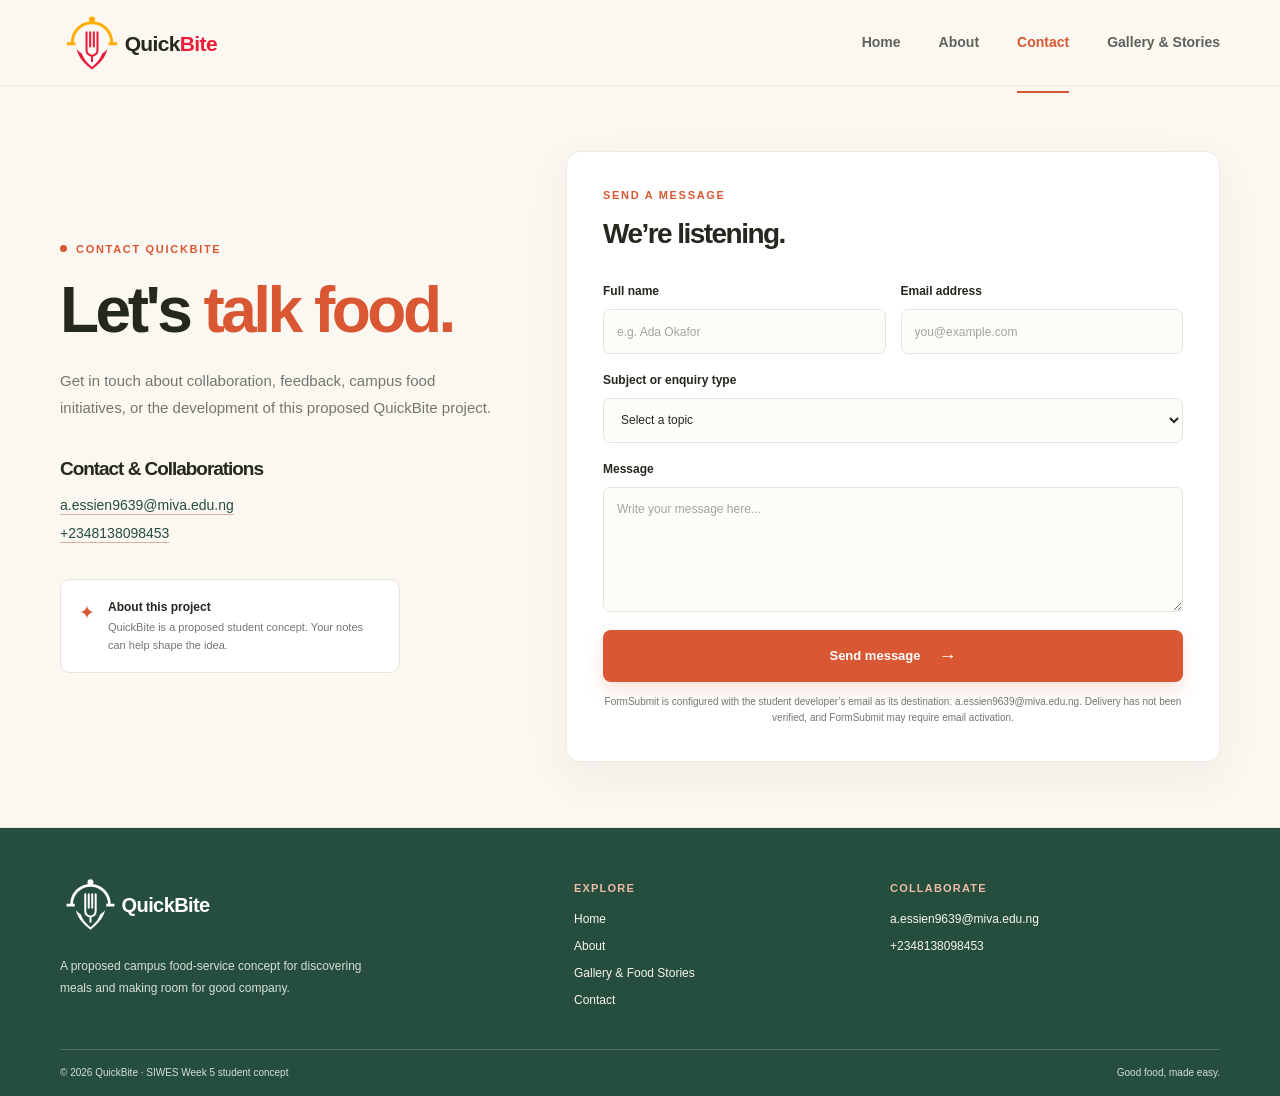
<file: contact.html>
<!doctype html>
<html lang="en">
<head>
  <meta charset="utf-8">
  <meta name="viewport" content="width=device-width, initial-scale=1">
  <meta name="description" content="Contact the QuickBite student project about collaboration, feedback, and campus food initiatives.">
  <title>Contact QuickBite | Good food, made easy</title>
  <link rel="icon" href="assets/favicon.svg" type="image/svg+xml">
  <link rel="stylesheet" href="style.css">
</head>
<body>
  <a class="skip-link" href="#main">Skip to main content</a>
  <header class="site-header"><div class="container nav-wrap">
    <a class="brand" href="index.html" aria-label="QuickBite home"><img src="assets/quickbite-logo.svg" alt="QuickBite" width="168" height="59"></a>
    <nav class="site-nav" aria-label="Main navigation"><a href="index.html">Home</a><a href="about.html">About</a><a class="active" aria-current="page" href="contact.html">Contact</a><a href="gallery.html">Gallery &amp; Stories</a></nav>
  </div></header>
  <main id="main">
    <section class="contact-hero container"><div><p class="eyebrow"><span class="eyebrow-dot"></span> CONTACT QUICKBITE</p><h1>Let's <span class="accent-text">talk food.</span></h1><p class="page-lead">Get in touch about collaboration, feedback, campus food initiatives, or the development of this proposed QuickBite project.</p>
      <div class="contact-details"><h2>Contact &amp; Collaborations</h2><p><a href="mailto:a.essien9639@miva.edu.ng">a.essien9639@miva.edu.ng</a></p><p><a href="tel:+2348138098453">+2348138098453</a></p></div>
      <div class="contact-aside"><span class="contact-aside-icon" aria-hidden="true">✦</span><p><strong>About this project</strong><br>QuickBite is a proposed student concept. Your notes can help shape the idea.</p></div></div>
      <form class="contact-form" action="https://formsubmit.co/a.essien9639@miva.edu.ng" method="POST" data-validate-form>
        <input type="hidden" name="_subject" value="QuickBite website enquiry">
        <input type="hidden" name="_template" value="table">
        <div class="form-heading"><p class="eyebrow">SEND A MESSAGE</p><h2>We’re listening.</h2></div>
        <div class="form-row">
          <div class="form-field"><label for="name">Full name</label><input id="name" name="name" type="text" autocomplete="name" placeholder="e.g. Ada Okafor" minlength="2" maxlength="80" aria-describedby="name-error" required data-validate><span class="field-error" id="name-error" hidden></span></div>
          <div class="form-field"><label for="email">Email address</label><input id="email" name="email" type="email" autocomplete="email" placeholder="you@example.com" maxlength="254" aria-describedby="email-error" required data-validate><span class="field-error" id="email-error" hidden></span></div>
        </div>
        <div class="form-field"><label for="subject">Subject or enquiry type</label><select id="subject" name="subject" aria-describedby="subject-error" required data-validate><option value="" disabled selected>Select a topic</option><option>Collaboration</option><option>Feedback</option><option>Campus food initiative</option><option>QuickBite project development</option><option>Other enquiry</option></select><span class="field-error" id="subject-error" hidden></span></div>
        <div class="form-field"><label for="message">Message</label><textarea id="message" name="message" rows="5" placeholder="Write your message here..." minlength="10" maxlength="2000" aria-describedby="message-error" required data-validate></textarea><span class="field-error" id="message-error" hidden></span></div>
        <button class="button button-primary submit-button" type="submit">Send message <span aria-hidden="true">→</span></button>
        <p class="form-note">FormSubmit is configured with the student developer’s email as its destination: <a href="mailto:a.essien9639@miva.edu.ng">a.essien9639@miva.edu.ng</a>. Delivery has not been verified, and FormSubmit may require email activation.</p>
        <p class="form-status" data-form-status role="status" aria-live="polite" tabindex="-1" hidden></p>
      </form>
    </section>
  </main>
  <footer class="site-footer">
    <div class="container footer-grid">
      <div class="footer-brand-column">
        <a class="brand brand-footer" href="index.html" aria-label="QuickBite home"><img src="assets/quickbite-logo-light.svg" alt="QuickBite" width="160" height="56"></a>
        <p>A proposed campus food-service concept for discovering meals and making room for good company.</p>
      </div>
      <div class="footer-links"><h2>Explore</h2><a href="index.html">Home</a><a href="about.html">About</a><a href="gallery.html">Gallery &amp; Food Stories</a><a href="contact.html">Contact</a></div>
      <div class="footer-contact"><h2>Collaborate</h2><a href="mailto:a.essien9639@miva.edu.ng">a.essien9639@miva.edu.ng</a><a href="tel:+2348138098453">+2348138098453</a></div>
    </div>
    <div class="container footer-bottom"><span>© 2026 QuickBite · SIWES Week 5 student concept</span><span>Good food, made easy.</span></div>
  </footer>
  <script src="assets/form-validation.js" defer></script>
</body>
</html>
</file>
<file: style.css>
:root{--ink:#24281f;--muted:#73776f;--orange:#d95732;--orange-dark:#bd4525;--cream:#fbf8f1;--pale:#f3eee4;--green:#264e3f;--line:#e9e5db;--white:#fff;--shadow:0 20px 60px rgba(63,49,32,.10);--font-body:'DM Sans',Arial,sans-serif;--font-heading:'Manrope','DM Sans',sans-serif}
*{box-sizing:border-box}html{scroll-behavior:smooth}body{margin:0;background:var(--cream);color:var(--ink);font-family:var(--font-body);font-size:16px;line-height:1.65;-webkit-font-smoothing:antialiased}a{color:inherit;text-decoration:none}img{display:block;max-width:100%}.container{width:min(1160px,calc(100% - 64px));margin-inline:auto}.skip-link{position:absolute;left:16px;top:-60px;z-index:100;background:var(--green);color:white;padding:10px 16px;border-radius:8px}.skip-link:focus{top:12px}.site-header{height:86px;display:flex;align-items:center;border-bottom:1px solid rgba(36,40,31,.06)}.nav-wrap{display:flex;align-items:center;justify-content:space-between}.brand{display:inline-flex;align-items:center;gap:10px;font-family:var(--font-heading);font-size:21px;font-weight:800;letter-spacing:-1px}.brand-mark{display:grid;place-items:center;width:35px;height:35px;border-radius:12px;background:var(--orange);color:#fff;font-size:18px;font-weight:800;letter-spacing:-1px}.brand-dot{color:var(--orange)}.site-nav{display:flex;align-items:center;gap:38px}.site-nav a{position:relative;color:#5e625a;font-size:14px;font-weight:600;transition:color .2s}.site-nav a:hover,.site-nav a.active{color:var(--orange)}.site-nav a.active:after{position:absolute;right:0;bottom:-31px;left:0;height:2px;background:var(--orange);content:''}.hero{min-height:600px;display:grid;grid-template-columns:1fr 1fr;align-items:center;gap:36px;padding-block:64px 74px}.hero-copy{position:relative;z-index:1;padding-bottom:10px}.eyebrow{display:flex;align-items:center;gap:9px;margin:0 0 18px;color:var(--orange);font-size:11px;font-weight:700;letter-spacing:1.7px}.eyebrow-dot{width:7px;height:7px;border-radius:50%;background:var(--orange)}h1,h2,h3,p{margin-top:0}h1,h2,h3{font-family:var(--font-heading);letter-spacing:-.055em}h1{margin-bottom:22px;font-size:clamp(45px,5.4vw,68px);line-height:1.08;font-weight:800}.accent-text{color:var(--orange)}.hero-text,.page-lead{max-width:470px;margin-bottom:28px;color:var(--muted);font-size:16px;line-height:1.8}.hero-actions{display:flex;align-items:center;gap:25px}.button{min-height:52px;display:inline-flex;align-items:center;justify-content:center;gap:18px;padding:0 22px;border:0;border-radius:8px;font-family:var(--font-body);font-size:13px;font-weight:700;cursor:pointer;transition:transform .2s,background .2s}.button:hover{transform:translateY(-2px)}.button-primary{background:var(--orange);color:white;box-shadow:0 8px 18px rgba(217,87,50,.18)}.button-primary:hover{background:var(--orange-dark)}.button-primary span{font-size:18px;line-height:1}.text-link{font-size:13px;font-weight:700}.text-link:hover{color:var(--orange)}.hero-note{display:flex;align-items:center;gap:12px;margin-top:42px;color:var(--muted);font-size:11px;line-height:1.6}.hero-note strong{color:var(--ink);font-size:12px}.note-icon{display:grid;place-items:center;width:35px;height:35px;border:1px solid var(--line);border-radius:50%;color:var(--orange);font-size:17px}.hero-visual{height:475px;position:relative;display:grid;place-items:center}.visual-orbit{position:absolute;border-radius:50%;border:1px solid rgba(38,78,63,.10)}.orbit-one{width:420px;height:420px}.orbit-two{width:346px;height:346px}.hero-visual:before{position:absolute;width:295px;height:295px;content:'';border-radius:50%;background:#eee2ca}.hero-food{z-index:1;width:min(430px,95%);filter:drop-shadow(0 24px 18px rgba(52,44,29,.17));transform:rotate(-7deg)}.floating-card{z-index:2;position:absolute;display:flex;align-items:center;gap:11px;padding:12px 15px;background:#fff;border-radius:10px;box-shadow:var(--shadow)}.floating-card strong,.floating-card small{display:block;line-height:1.45}.floating-card strong{font-size:11px}.floating-card small{color:var(--muted);font-size:10px}.card-fresh{top:68px;left:-4px}.card-discover{right:-5px;bottom:76px}.card-icon{display:grid;place-items:center;width:34px;height:34px;border-radius:9px;background:#fceee8;color:var(--orange);font-size:19px}.mini-spark{display:grid;place-items:center;width:34px;height:34px;border-radius:9px;background:#e9f1e9;color:var(--green);font-size:18px}.visual-sun{position:absolute;top:29px;right:45px;color:#e6b74b;font-size:30px}.intro-band{background:var(--green);color:white}.intro-grid{min-height:298px;display:grid;grid-template-columns:1fr 1.3fr 1fr auto;align-items:center;gap:26px;padding-block:58px}.eyebrow-light{color:#eebca5}.intro-grid h2{margin:0;font-size:clamp(28px,3vw,38px);line-height:1.15}.intro-grid h2 span{color:#e9b886}.intro-grid>p:not(.eyebrow){max-width:255px;margin:0;color:#d0d9d3;font-size:13px;line-height:1.8}.button-light{background:white;color:var(--green);white-space:nowrap}.button-light:hover{background:#f1e9db}.section-space{padding-block:88px}.section-heading{max-width:650px;margin-bottom:38px}.section-heading .eyebrow{margin-bottom:12px}.section-heading h2{margin-bottom:11px;font-size:clamp(30px,3.6vw,42px);line-height:1.2}.section-heading>p:last-child{margin:0;color:var(--muted);font-size:14px}.feature-grid{display:grid;grid-template-columns:repeat(3,1fr);gap:20px}.feature-card{position:relative;min-height:225px;padding:27px 25px;background:white;border:1px solid #f0ede6;border-radius:12px}.feature-number{position:absolute;top:25px;right:24px;color:#b8b9b1;font-size:10px;font-weight:700;letter-spacing:1px}.feature-icon{width:42px;height:42px;display:grid;place-items:center;margin-bottom:19px;border-radius:12px;font-size:22px;font-weight:600}.icon-peach{background:#fceee8;color:var(--orange)}.icon-green{background:#eaf1e9;color:var(--green)}.icon-yellow{background:#fbf2d9;color:#b08a24}.feature-card h3,.step-card h3{margin-bottom:7px;font-size:17px;letter-spacing:-.03em}.feature-card p,.step-card p{max-width:270px;margin:0;color:var(--muted);font-size:13px;line-height:1.7}.closing-cta{position:relative;overflow:hidden;display:flex;align-items:center;justify-content:space-between;gap:22px;margin-bottom:74px;padding:35px 42px;background:#f2eadb;border-radius:14px}.closing-cta .eyebrow{margin-bottom:9px}.closing-cta h2{position:relative;z-index:1;margin:0;font-size:25px}.closing-cta .button{z-index:1}.cta-decoration{position:absolute;top:-38px;right:180px;color:rgba(217,87,50,.11);font-size:170px;line-height:1}.site-footer{border-top:1px solid var(--line);background:#f8f5ee}.footer-inner{min-height:92px;display:flex;align-items:center;justify-content:space-between;gap:18px}.brand-footer{font-size:16px}.brand-footer .brand-mark{width:29px;height:29px;border-radius:9px;font-size:15px}.footer-inner>p{margin:0;color:var(--muted);font-size:11px}.footer-credit{color:#85877f;font-size:10px;font-weight:700;letter-spacing:1px}.page-hero{min-height:455px;display:grid;grid-template-columns:1.2fr .8fr;align-items:center;gap:40px;padding-block:60px}.page-hero h1{font-size:clamp(44px,5vw,62px)}.page-hero .page-lead{max-width:510px;margin-bottom:0}.page-hero-art{height:300px;position:relative;display:grid;place-items:center}.about-art:before{position:absolute;width:235px;height:235px;content:'';border-radius:50%;background:#f1e5d0}.about-plate{z-index:1;width:194px;height:194px;display:grid;place-items:center;border:12px solid white;border-radius:50%;background:#e6ad71;box-shadow:0 18px 35px rgba(75,53,28,.13)}.about-plate:before{width:135px;height:135px;display:grid;place-items:center;content:'';border:2px dashed rgba(255,255,255,.72);border-radius:50%}.about-plate span{position:absolute;display:grid;place-items:center;width:54px;height:54px;border-radius:18px;background:var(--orange);color:#fff;font-family:var(--font-heading);font-size:30px;font-weight:800;transform:rotate(-9deg)}.about-sun{position:absolute;top:14px;right:30px;color:#e1b44d;font-size:48px}.about-leaf{position:absolute;color:var(--green);font-size:34px}.leaf-a{left:28px;top:65px}.leaf-b{right:10px;bottom:38px;color:var(--orange)}.story-section{background:white}.story-grid{display:grid;grid-template-columns:.65fr 1.35fr;gap:55px}.story-label{padding-top:8px}.story-rule{display:block;width:55px;height:2px;margin:30px 0 14px;background:var(--orange)}.story-small{color:var(--muted);font-size:12px}.story-copy h2{max-width:620px;margin-bottom:20px;font-size:clamp(29px,3.8vw,43px);line-height:1.2}.story-copy p{max-width:670px;color:var(--muted);font-size:14px;line-height:1.9}.story-copy p:last-child{margin-bottom:0}.how-section{background:#f6f2e9}.steps-grid{display:grid;grid-template-columns:repeat(3,1fr);gap:20px}.step-card{min-height:240px;padding:26px;background:#fff;border-radius:12px}.step-count{display:block;color:var(--orange);font-size:10px;font-weight:700;letter-spacing:1.3px}.step-icon{display:block;margin:20px 0 12px;color:var(--green);font-size:28px}.contact-hero{min-height:calc(100vh - 178px);display:grid;grid-template-columns:.8fr 1.2fr;align-items:center;gap:70px;padding-block:65px}.contact-hero h1{font-size:clamp(48px,5vw,64px)}.contact-hero .page-lead{font-size:15px}.contact-aside{display:flex;align-items:flex-start;gap:13px;max-width:340px;margin-top:34px;padding:17px 18px;border:1px solid var(--line);border-radius:10px;background:#fff}.contact-aside-icon{color:var(--orange);font-size:19px}.contact-aside p{margin:0;color:var(--muted);font-size:11px;line-height:1.7}.contact-aside strong{color:var(--ink);font-size:12px}.contact-form{padding:34px 36px;background:#fff;border:1px solid #eeebe4;border-radius:14px;box-shadow:0 15px 45px rgba(63,49,32,.06)}.form-heading{margin-bottom:25px}.form-heading .eyebrow{margin-bottom:7px}.form-heading h2{margin:0;font-size:28px}.form-row{display:grid;grid-template-columns:1fr 1fr;gap:15px}.form-field{display:flex;flex-direction:column;gap:7px;margin-bottom:17px}.form-field label{font-size:12px;font-weight:700}.form-field input,.form-field textarea{width:100%;border:1px solid #e7e4dc;border-radius:7px;background:#fdfcf9;padding:12px 13px;color:var(--ink);font:inherit;font-size:12px;outline:none;transition:border-color .2s,box-shadow .2s}.form-field input{height:45px}.form-field textarea{min-height:125px;resize:vertical}.form-field input::placeholder,.form-field textarea::placeholder{color:#a4a59e}.form-field input:focus,.form-field textarea:focus{border-color:var(--orange);box-shadow:0 0 0 3px rgba(217,87,50,.1)}.submit-button{width:100%;margin-top:1px}.form-note{margin:12px 0 0;text-align:center;color:var(--muted);font-size:10px}
@media(max-width:900px){.container{width:min(100% - 48px,720px)}.hero{min-height:auto;grid-template-columns:1fr 1fr;gap:10px;padding-block:55px}.hero-visual{height:390px}.orbit-one{width:340px;height:340px}.orbit-two{width:275px;height:275px}.hero-visual:before{width:235px;height:235px}.floating-card{padding:10px}.card-fresh{left:-5px}.card-discover{right:-6px}.intro-grid{grid-template-columns:1fr 1.4fr;gap:18px 35px}.intro-grid>p:not(.eyebrow){max-width:400px}.feature-card{padding:23px 19px}.contact-hero{gap:35px}.contact-form{padding:28px 24px}}
@media(max-width:650px){body{font-size:15px}.container{width:calc(100% - 40px)}.site-header{height:72px}.brand{font-size:19px}.brand-mark{width:32px;height:32px}.site-nav{gap:20px}.site-nav a{font-size:12px}.site-nav a.active:after{bottom:-25px}.hero{grid-template-columns:1fr;padding-block:52px 35px}.hero-copy{padding:0}.hero h1{font-size:clamp(43px,12vw,59px)}.hero-text{font-size:14px}.hero-note{margin-top:30px}.hero-visual{height:340px;margin-top:10px}.orbit-one{width:310px;height:310px}.orbit-two{width:250px;height:250px}.hero-visual:before{width:220px;height:220px}.hero-food{width:min(350px,100%)}.card-fresh{top:28px;left:0}.card-discover{right:0;bottom:39px}.visual-sun{right:25px;top:0}.intro-grid{grid-template-columns:1fr;gap:13px;padding-block:45px}.intro-grid h2{font-size:32px}.intro-grid>p:not(.eyebrow){font-size:12px}.intro-grid .button{justify-self:start;margin-top:5px}.section-space{padding-block:62px}.section-heading{margin-bottom:27px}.section-heading h2{font-size:31px}.feature-grid,.steps-grid{grid-template-columns:1fr;gap:13px}.feature-card{min-height:0;padding:21px}.feature-icon{margin-bottom:13px}.feature-card p{max-width:none}.closing-cta{align-items:flex-start;flex-direction:column;margin-bottom:50px;padding:27px 24px}.closing-cta h2{max-width:230px;font-size:22px}.cta-decoration{top:-13px;right:5px;font-size:115px}.footer-inner{min-height:0;flex-wrap:wrap;justify-content:flex-start;padding-block:22px;gap:10px 18px}.footer-inner>p{flex-basis:100%;order:3}.footer-credit{margin-left:auto}.page-hero{min-height:0;grid-template-columns:1fr;gap:8px;padding-block:48px 28px}.page-hero h1{font-size:clamp(42px,11vw,56px)}.page-hero .page-lead{font-size:14px}.page-hero-art{height:250px}.about-art:before{width:205px;height:205px}.about-plate{width:165px;height:165px}.about-plate:before{width:115px;height:115px}.story-grid{grid-template-columns:1fr;gap:24px}.story-rule{margin:18px 0 10px}.story-copy h2{font-size:31px}.story-copy p{font-size:13px}.step-card{min-height:0;padding:22px}.step-icon{margin:14px 0 8px}.contact-hero{min-height:0;grid-template-columns:1fr;gap:30px;padding-block:48px 58px}.contact-hero .page-lead{font-size:14px}.contact-aside{margin-top:24px}.contact-form{padding:25px 20px}.form-row{grid-template-columns:1fr;gap:0}.form-heading h2{font-size:25px}}
@media(prefers-reduced-motion:reduce){html{scroll-behavior:auto}*,*::before,*::after{transition:none!important}}

/* Photo storytelling and the gallery page */
.brand img{width:160px;height:auto}.brand-footer img{width:145px}.hero-photo-wrap{overflow:hidden;border-radius:28px;background:#eadfce}.hero-photo{position:absolute;inset:0;width:100%;height:100%;object-fit:cover}.hero-photo-wrap:before,.hero-photo-wrap .visual-orbit{display:none}.hero-photo-wrap .hero-food{position:relative;width:min(290px,74%);padding:14px;border-radius:22px;background:rgba(251,248,241,.94);transform:rotate(-5deg)}.hero-photo-wrap .floating-card{backdrop-filter:blur(8px)}.campus-moment{display:grid;grid-template-columns:1fr 1fr;align-items:center;gap:58px}.moment-photo{height:340px;overflow:hidden;border-radius:16px;background:#eadfce}.moment-photo img{width:100%;height:100%;object-fit:cover}.campus-moment h2{max-width:490px;font-size:clamp(30px,3.7vw,44px);line-height:1.2}.campus-moment>div>p:not(.eyebrow){max-width:480px;color:var(--muted);font-size:14px;line-height:1.85}.campus-moment .text-link{color:var(--green)}.about-photo-band{height:390px;position:relative;overflow:hidden;background:var(--green)}.about-photo-band>img{width:100%;height:100%;object-fit:cover;opacity:.62}.about-photo-caption{position:absolute;inset:0;display:flex;flex-direction:column;align-items:flex-start;justify-content:center;width:min(1160px,calc(100% - 64px));margin:auto;color:white}.about-photo-caption h2{font-size:clamp(34px,4vw,48px);line-height:1.15}.about-photo-caption .eyebrow{color:#f2cdbd}.contact-details{margin-top:32px}.contact-details h2{margin-bottom:10px;font-size:19px}.contact-details p{margin:5px 0;color:var(--green);font-size:14px}.contact-details a{text-decoration:underline;text-decoration-color:#d9b19f;text-underline-offset:4px}.form-field select{width:100%;height:45px;border:1px solid #e7e4dc;border-radius:7px;background:#fdfcf9;padding:10px 13px;color:var(--ink);font:inherit;font-size:12px}.form-field select:focus{outline:2px solid rgba(217,87,50,.35);border-color:var(--orange)}.gallery-intro{padding-block:72px 40px}.gallery-intro h1{font-size:clamp(44px,5vw,62px)}.gallery-grid{display:grid;grid-template-columns:1.25fr 1fr 1fr;grid-template-rows:245px 245px;gap:16px;padding-bottom:82px}.gallery-item{position:relative;overflow:hidden;margin:0;border-radius:13px;background:#e8dfd0}.gallery-item img{width:100%;height:100%;object-fit:cover;transition:transform .35s}.gallery-item:hover img{transform:scale(1.025)}.gallery-item:after{position:absolute;inset:45% 0 0;background:linear-gradient(transparent,rgba(24,31,25,.68));content:'';pointer-events:none}.gallery-item figcaption{position:absolute;z-index:1;right:17px;bottom:15px;left:17px;color:white;font-size:12px;font-weight:600;line-height:1.4}.gallery-tall{grid-row:span 2}.stories-section{background:#fff}.story-card-grid{display:grid;grid-template-columns:repeat(3,1fr);gap:18px}.editorial-card{padding:25px;border:1px solid var(--line);border-radius:12px;background:var(--cream)}.story-tag{color:var(--orange);font-size:10px;font-weight:700;letter-spacing:1.25px}.editorial-card h3{margin:15px 0 10px;font-size:20px;line-height:1.28}.editorial-card p{min-height:84px;color:var(--muted);font-size:13px;line-height:1.75}.editorial-card a{color:var(--green);font-size:12px;font-weight:700}.story-reading{max-width:740px;margin:55px auto 0;padding-top:35px;border-top:1px solid var(--line)}.story-reading h3{margin:24px 0 8px;font-size:21px}.story-reading p{color:var(--muted);font-size:14px;line-height:1.85}
@media(max-width:900px){.gallery-grid{grid-template-rows:210px 210px}.campus-moment{gap:32px}.story-card-grid{grid-template-columns:1fr 1fr}}
@media(max-width:650px){.brand img{width:136px}.site-nav{gap:9px;flex-wrap:nowrap;justify-content:flex-end;max-width:none}.site-nav a{font-size:10px}.site-nav a.active:after{bottom:-7px}.hero-photo-wrap{height:330px}.hero-photo-wrap .hero-food{width:70%}.campus-moment{grid-template-columns:1fr;gap:25px;padding-top:44px}.moment-photo{height:250px}.about-photo-band{height:300px}.about-photo-caption{width:calc(100% - 40px)}.gallery-intro{padding-block:48px 22px}.gallery-grid{grid-template-columns:1fr 1fr;grid-template-rows:220px 170px 170px;gap:10px;padding-bottom:55px}.gallery-tall{grid-row:span 2}.gallery-item figcaption{right:11px;bottom:10px;left:11px;font-size:10px}.story-card-grid{grid-template-columns:1fr}.editorial-card p{min-height:0}.story-reading{margin-top:38px;padding-top:25px}.contact-details{margin-top:25px}}

/* Final polish: keyboard states, balanced footer, and compact-screen navigation */
:focus-visible{outline:3px solid #264e3f;outline-offset:3px;border-radius:4px}
.site-nav a{padding-block:8px;transition:color .18s ease}
.button,.feature-card,.step-card,.editorial-card{transition:transform .2s ease,box-shadow .2s ease,border-color .2s ease}
.feature-card:hover,.step-card:hover,.editorial-card:hover{transform:translateY(-3px);box-shadow:0 14px 34px rgba(63,49,32,.08)}
.hero-photo-wrap:before{display:none}
.hero-photo-wrap .visual-orbit{display:none}
.site-footer{background:var(--green);color:#fff}
.footer-grid{display:grid;grid-template-columns:1.4fr .8fr 1fr;gap:52px;padding-block:48px 38px}
.brand-footer img{width:160px}
.footer-brand-column>p{max-width:310px;margin:16px 0 0;color:#d5dfd8;font-size:12px;line-height:1.8}
.footer-links,.footer-contact{display:flex;flex-direction:column;align-items:flex-start;gap:8px}
.footer-links h2,.footer-contact h2{margin:3px 0 5px;color:#eebca5;font-family:var(--font-body);font-size:11px;letter-spacing:1.2px;text-transform:uppercase}
.footer-links a,.footer-contact a{color:#f8f5ee;font-size:12px;line-height:1.6;transition:color .18s ease}
.footer-links a:hover,.footer-contact a:hover{color:#f2bb8f;text-decoration:underline;text-underline-offset:3px}
.footer-bottom{display:flex;justify-content:space-between;gap:16px;padding-block:15px;border-top:1px solid rgba(255,255,255,.18);color:#d5dfd8;font-size:10px}
.gallery-item:focus-within img{transform:scale(1.025)}
@media(max-width:900px){.footer-grid{gap:28px}}
@media(max-width:650px){.site-header{height:auto;min-height:72px;padding-block:10px}.nav-wrap{flex-wrap:wrap;justify-content:center;gap:3px 15px}.site-nav{width:100%;justify-content:center;flex-wrap:wrap;gap:4px 17px}.site-nav a{font-size:11px;padding-block:4px}.site-nav a.active:after{bottom:0}.footer-grid{grid-template-columns:1fr 1fr;gap:25px 18px;padding-block:35px 25px}.footer-brand-column{grid-column:1/-1}.footer-brand-column>p{max-width:350px}.footer-contact a{overflow-wrap:anywhere}.footer-bottom{flex-direction:column;gap:3px}.about-photo-caption{padding-inline:0}}
@media(prefers-reduced-motion:reduce){.button,.feature-card,.step-card,.editorial-card,.gallery-item img,.site-nav a,.footer-links a,.footer-contact a{transition:none!important}.feature-card:hover,.step-card:hover,.editorial-card:hover{transform:none}}
.site-header{height:86px}
.brand img{width:168px;height:auto}
.brand-footer img{width:160px;height:auto}
.site-nav a.active:after{bottom:-31px}
@media(max-width:650px){.site-header{min-height:72px;height:auto;padding-block:10px}.brand img{width:136px}.brand-footer img{width:145px}.site-nav a.active:after{bottom:0}}
.form-field input[aria-invalid="true"],.form-field textarea[aria-invalid="true"],.form-field select[aria-invalid="true"]{border-color:#b42318}
.field-error{display:block;margin:0;color:#a11b13;font-size:12px;line-height:1.45}
.form-status{margin:14px 0 0;padding:11px 13px;border:1px solid #c9dfcd;border-radius:7px;background:#eff7ef;color:#254c32;font-size:12px;line-height:1.6}
.form-status.is-error{border-color:#e6b8b5;background:#fff4f3;color:#8f1d17}
.field-error[hidden],.form-status[hidden]{display:none!important}
</file>
